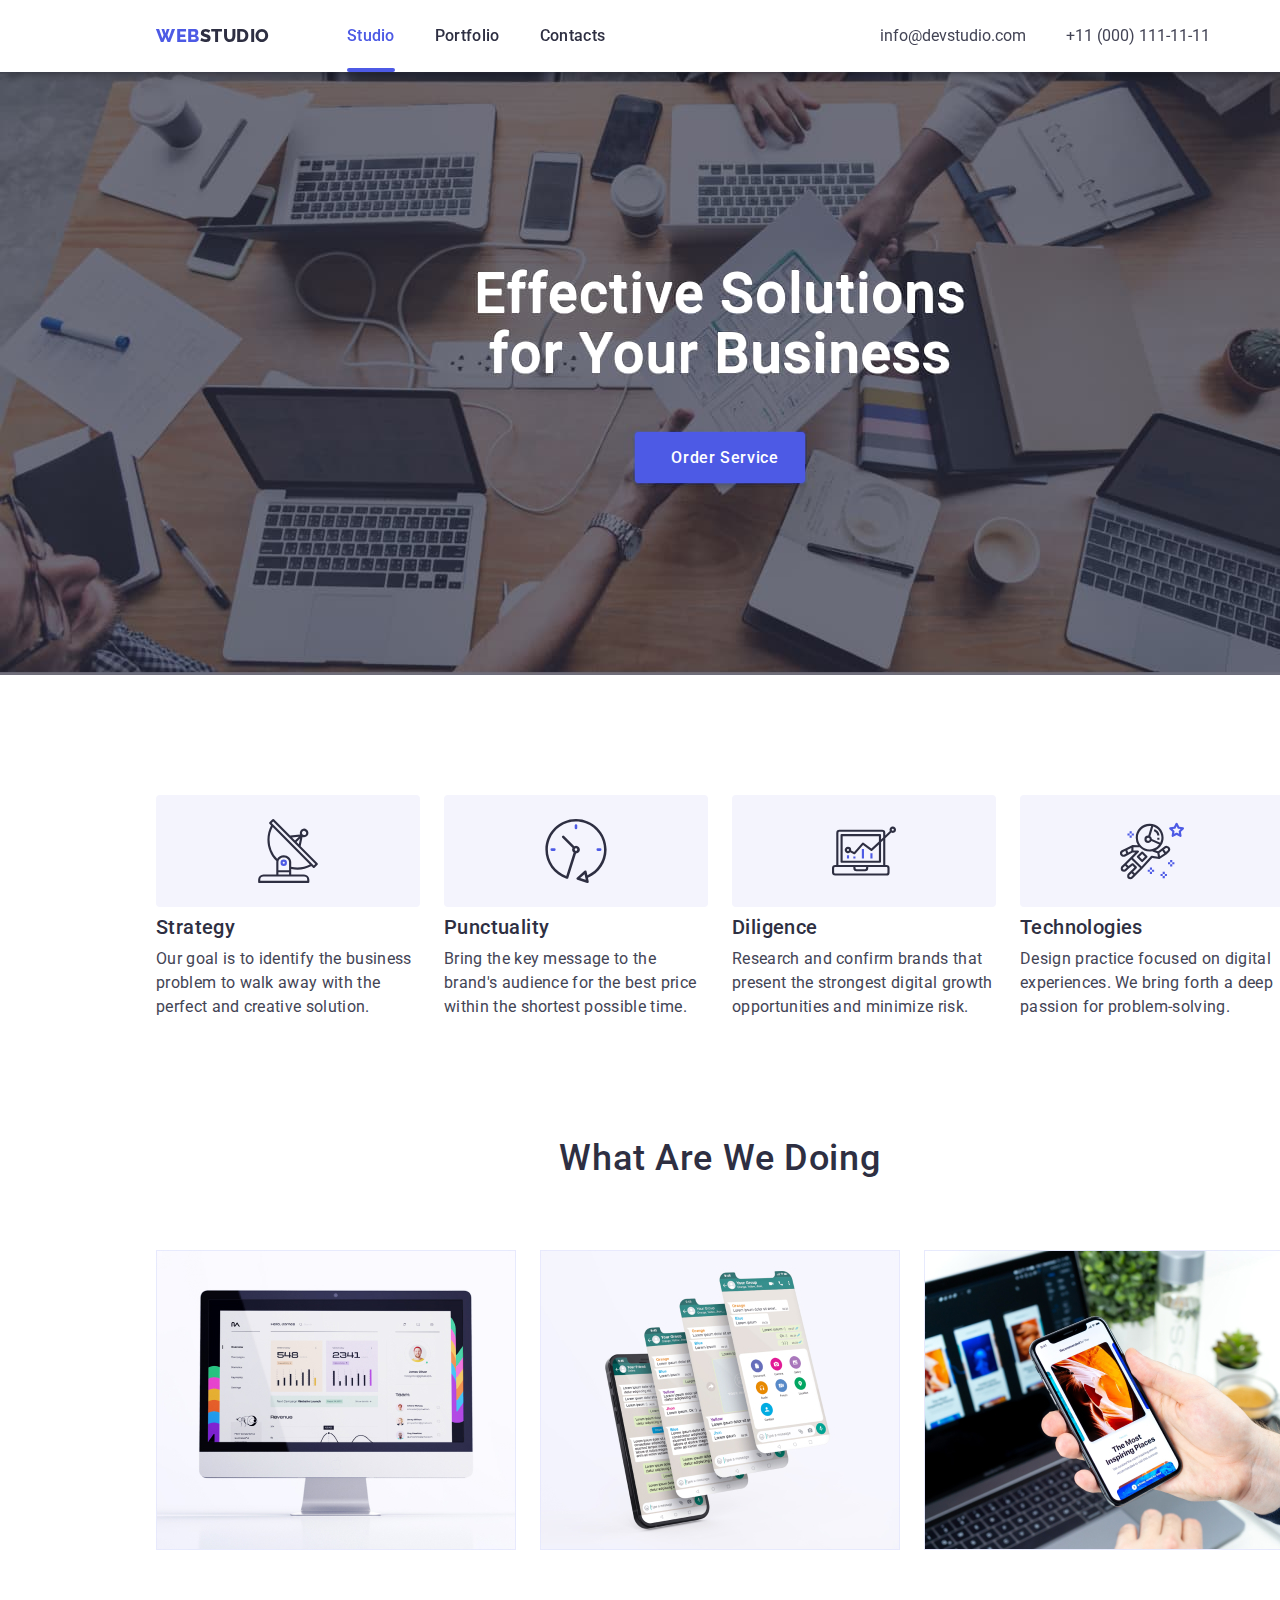
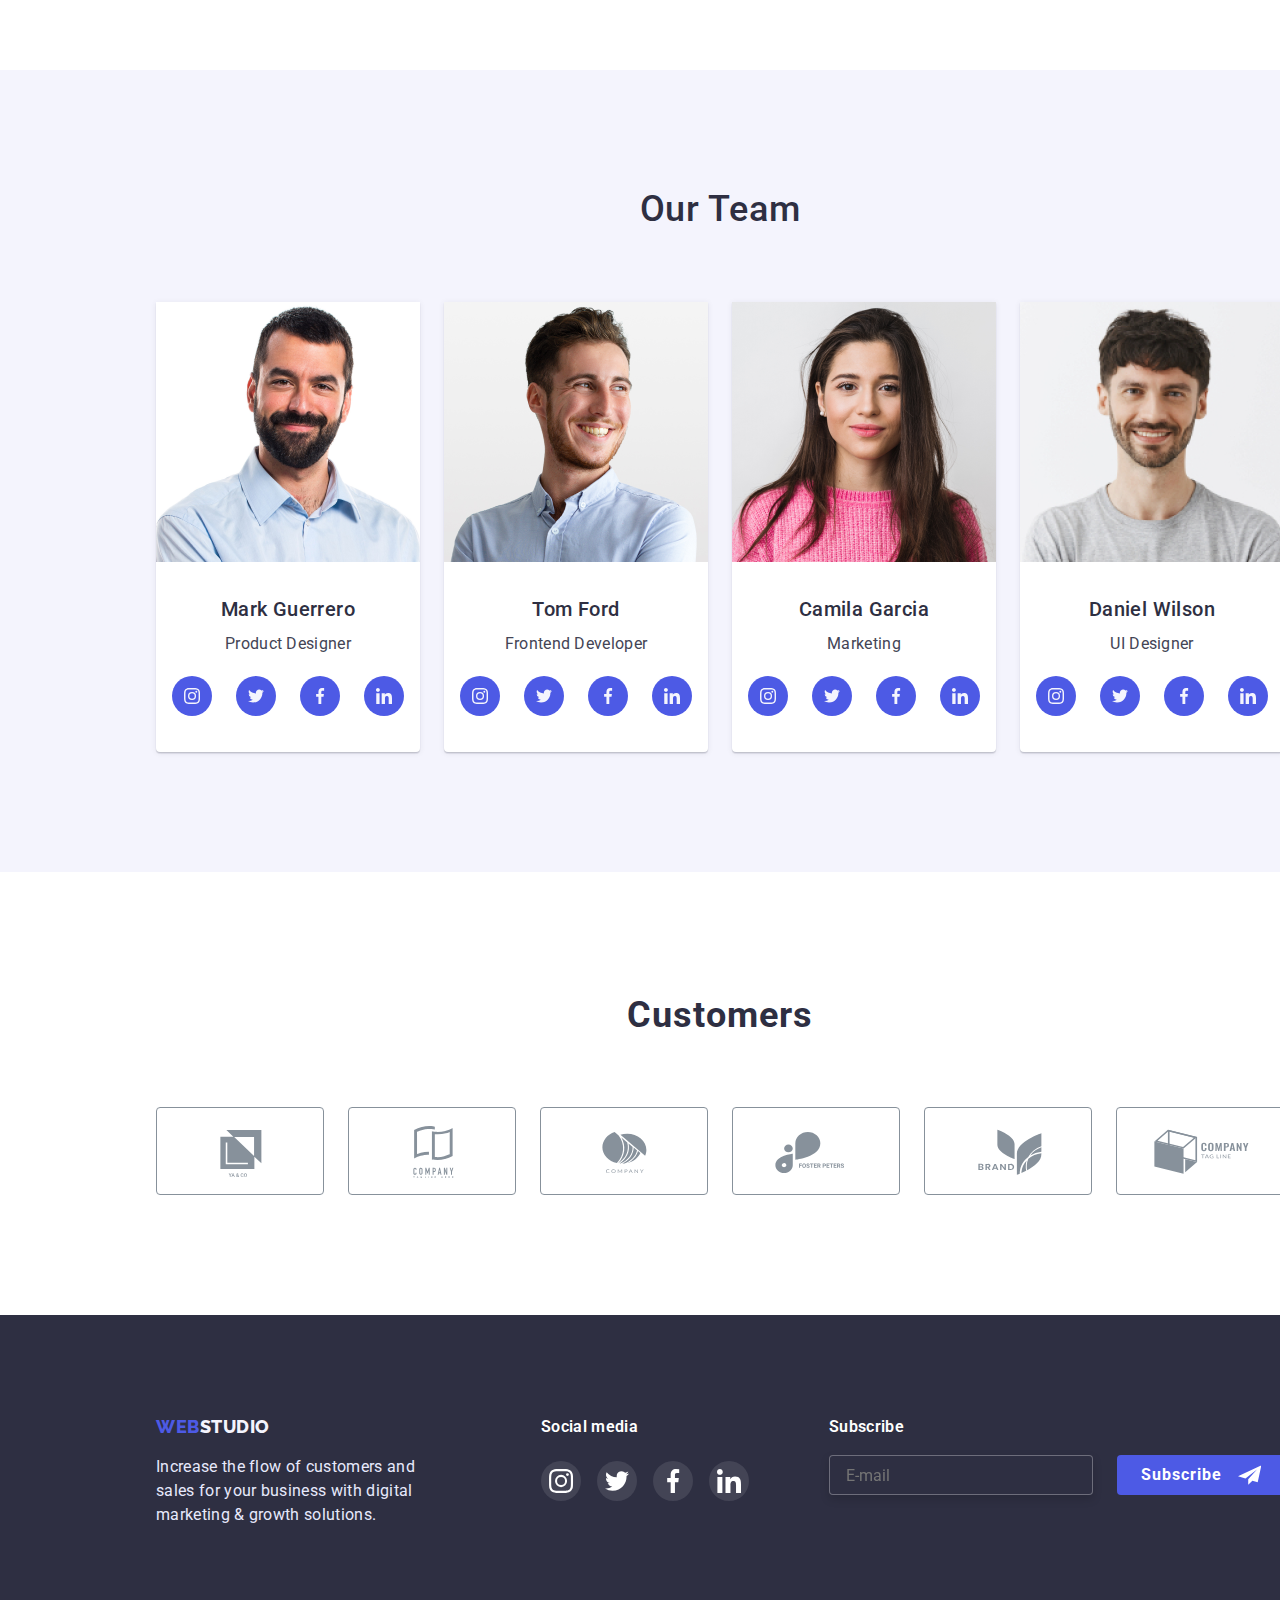
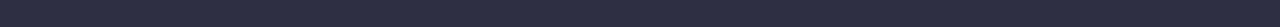
<file: index.html>
<!DOCTYPE html>
<html lang="en">
  <head>
    <meta charset="UTF-8">
    <meta http-equiv="X-UA-Compatible" content="IE=edge">
    <meta name="viewport" content="width=device-width, initial-scale=1.0">
    <title>goit-markup-hw-06</title>
    <link rel="preconnect" href="https://fonts.googleapis.com">
    <link rel="preconnect" href="https://fonts.gstatic.com" crossorigin>
    <link href="https://fonts.googleapis.com/css2?family=Raleway:wght@800&family=Roboto:wght@400;500;700;900&display=swap" rel="stylesheet">
    <link rel="stylesheet" href="https://cdnjs.cloudflare.com/ajax/libs/modern-normalize/1.0.0/modern-normalize.min.css">
    <link rel="stylesheet" href="./css/styles.css">
  </head>
  <body class="body">

   
    <!-- header -->

    <header class="header-main">
      <div class="conteiner main-nav"> 
      <nav class="nav">
        <a href="./index.html" class="logo"><span class="web">WEB</span>STUDIO</a>

        <ul class="site">
          <li class="item"><a href="./index.html" class="link active">Studio</a></li>

          <li class="item"><a href="./portfolio.html" class="link">Portfolio</a></li>

          <li class="item"><a href="" class="link">Contacts</a></li>
        </ul>
      </nav>

      <ul class="mail">
        <li class="item"><a href="mailto:info@devstudio.com" class="address"> info@devstudio.com</a> </li>

        <li class="item"><a href="tel:+110001111111" class="address"> +11 (000) 111-11-11</a> </li>
      </ul>
      </div>
    </header>

      <!-- block hero -->
      
    <main class="main">

      <section class="header-title">
          <h1 class="main header">Effective Solutions for Your Business</h1>

          <!-- button -->

          <button data-modal-open class="button primary" ><span class="order">Order Service</span> </button>
       
       
       <div class="backdrop is-hidden" data-modal>
        <div class="window">
          <button data-modal-close class="close-win" type="button">
           <svg class="cross" width="24" height="24">
            <use href="./images/icons.svg#icon-close"></use>
           </svg></button> 

        <p class="group-header">Leave your contacts and we will call you back</p>

          <form class="form js-speaker-form">
            
            <div class="form-group">

              <label for="name" class="form-label">Name</label>

              <input type="text" id="name" name="name" class="form-input">

              <svg class="form-logo name" width="12" height="12">
                <use href="./images/icons.svg#icon-name" ></use>
              </svg>
              
            </div>

            <div class="form-group">

              <label for="tel" class="form-label">Phone</label> 

              <input type="tel" id="tel" name="tel" class="form-input">

              <svg class="form-logo tel" width="12" height="12">
                <use href="./images/icons.svg#icon-tel" ></use>
              </svg>

            </div> 

            <div class="form-group">

              <label for="email" class="form-label">Email</label>

              <input type="email" id="email" name="email" class="form-input">

              <svg class="form-logo email" width="12" height="12">
                <use href="./images/icons.svg#icon-mail" ></use>
              </svg>

           </div>
           
            <div class="form-group">

              <label for="com" class="form-comment">Comment</label>

              <textarea name="comment" id="com" rows="10" placeholder="Text input" class="form-area"></textarea>

          </div>

            <div class="form-group">

              <label class="form-box">

              <input type="checkbox" class="check"> <span class="ch-box"></span> I accept the terms and conditions of the&nbsp;<a href="" class="policy">Privacy Policy</a> 
                
              </label>
                      
            </div>

            <div class="form-group send"> 

            <button type="submit" class="form-send">Send</button>

            </div>

       </form>
      
          
         </div>
       </div>


      </section>
      
      <!--description -->
      
      <section class="description">
      <div class="conteiner">
        <!-- hide-title -->
        <h2 class="hide">Hiden title</h2>

        <ul class="description-ul">
          <li class="description-title">
            <div class="description-items">
              <a class="description-link" href="">
                <svg width="64" height="64">
                  <use href="./images/icons.svg#icon-antenna"></use>
                </svg>
              </a>
            </div>
            <h3 class="description-header">Strategy</h3>
            <p class="description-text">
              Our goal is to identify the business problem to walk away with the
              perfect and creative solution.
            </p>
          </li>

          <li class="description-title">
            <div class="description-items">
              <a class="description-link" href="">
                <svg width="64" height="64">
                  <use href="./images/icons.svg#icon-clock"></use>
                </svg>
              </a>
            </div>
            <h3 class="description-header">Punctuality</h3>
            <p class="description-text">
              Bring the key message to the brand's audience for the best price
              within the shortest possible time.
            </p>
          </li>
          <li class="description-title">
            <div class="description-items">
              <a class="description-link" href="">
                <svg width="64" height="64">
                  <use href="./images/icons.svg#icon-diagram"></use>
                </svg>
              </a>
            </div>
            <h3 class="description-header">Diligence</h3>
            <p class="description-text">
              Research and confirm brands that present the strongest digital
              growth opportunities and minimize risk.
            </p>
          </li>
          <li class="description-title">
            <div class="description-items">
              <a class="description-link" href="">
                <svg width="64" height="64">
                  <use href="./images/icons.svg#icon-cosmo"></use>
                </svg>
              </a>
            </div>
            <h3 class="description-header">Technologies</h3>
            <p class="description-text">
              Design practice focused on digital experiences. We bring forth a
              deep passion for problem-solving.
            </p>
          </li>
        </ul>
      </div>
      </section>
      
      <!-- images -->

      <section class="images">
        <div class="conteiner">
        <h2 class="images-header">What Are We Doing</h2>
        <ul class="images-foto">
          <li class="images-first">
            <img class="image" src="./images/image1.jpg" alt="computer" width="360">
          </li>

          <li class="images-first">
            <img class="image" src="./images/image2.jpg" alt="phone" width="360">
          </li>

          <li class="images-first">
            <img class="image" src="./images/image3.jpg" alt="phone in hand" width="360">
          </li>
        </ul>
      </div>
      </section>

      <!-- our team -->

      <section class="team">
        <div class="conteiner">
        <h2 class="team-header">Our Team</h2>
        <ul class="team-name">
          <li class="team-foto">
            
              <img src="./images/img.png" class="foto" alt="bearded man" width="264">

                <div class="full-position">
                  <h3 class="team-header-name">Mark Guerrero</h3> 
                  <p class="team-text-name">Product Designer</p>
                  <ul class="list-icons">

                    <li class="social-icons">
                      <a href="https://twitter.com/?lang=ru" class="test">
                        <svg class="ic-tes" width="16" height="16">
                          <use href="./images/icons.svg#icon-instagram"></use>
                        </svg>
                      </a>
                    </li>

                    <li class="social-icons"> 
                      <a href="https://twitter.com/?lang=ru" class="test">
                        <svg class="ic-tes" width="16" height="16">
                          <use href="./images/icons.svg#icon-twitter"></use>
                        </svg>
                      </a>
                    </li>
                  
                    <li class="social-icons"> 
                      <!-- variant button -->
                      <!-- <button class="button-icons" onclick="window.location.href ='https://www.facebook.com/';" >
                        <svg class="icons" width="40" height="40">
                          <use href="./images/symbol-defs.svg#icon-facebookwhite"></use>
                        </svg>
                      </button> -->

                      <a href="https://twitter.com/?lang=ru" class="test">
                        <svg class="ic-tes" width="16" height="16">
                          <use href="./images/icons.svg#icon-facebook"></use>
                        </svg>
                      </a>
                    </li>

                    <li class="social-icons"> 
                      <a href="https://twitter.com/?lang=ru" class="test">
                        <svg class="ic-tes" width="16" height="16">
                          <use href="./images/icons.svg#icon-linkedin"></use>
                        </svg>
                      </a>
                    </li>

                  </ul>
                </div>
          </li>

          <li class="team-foto">
            
            <img src="./images/img(1).png" class="foto" alt="smile man" width="264">

              <div class="full-position">
                <h3 class="team-header-name">Tom Ford </h3>
                <p class="team-text-name">Frontend Developer</p>
                <ul class="list-icons">

                  <li class="social-icons">
                    <a href="https://twitter.com/?lang=ru" class="test">
                      <svg class="ic-tes" width="16" height="16">
                        <use href="./images/icons.svg#icon-instagram"></use>
                      </svg>
                    </a>
                  </li>

                  <li class="social-icons"> 
                    <a href="https://twitter.com/?lang=ru" class="test">
                      <svg class="ic-tes" width="16" height="16">
                        <use href="./images/icons.svg#icon-twitter"></use>
                      </svg>
                    </a>
                  </li>
                
                  <li class="social-icons"> 
                    <!-- variant button -->
                    <!-- <button class="button-icons" onclick="window.location.href ='https://www.facebook.com/';" >
                      <svg class="icons" width="40" height="40">
                        <use href="./images/symbol-defs.svg#icon-facebookwhite"></use>
                      </svg>
                    </button> -->

                    <a href="https://twitter.com/?lang=ru" class="test">
                      <svg class="ic-tes" width="16" height="16">
                        <use href="./images/icons.svg#icon-facebook"></use>
                      </svg>
                    </a>
                  </li>

                  <li class="social-icons"> 
                    <a href="https://twitter.com/?lang=ru" class="test">
                      <svg class="ic-tes" width="16" height="16">
                        <use href="./images/icons.svg#icon-linkedin"></use>
                      </svg>
                    </a>
                  </li>

                </ul>
              </div>
           </li>

          <li class="team-foto">
            
              <img src="./images/img(3)3.png" class="foto" alt="woman" width="264">
              
              <div class="full-position">
                <h3 class="team-header-name"> Camila Garcia </h3>
                <p class="team-text-name">Marketing</p>
                <ul class="list-icons">

                  <li class="social-icons">
                    <a href="https://twitter.com/?lang=ru" class="test">
                      <svg class="ic-tes" width="16" height="16">
                        <use href="./images/icons.svg#icon-instagram"></use>
                      </svg>
                    </a>
                  </li>

                  <li class="social-icons"> 
                    <a href="https://twitter.com/?lang=ru" class="test">
                      <svg class="ic-tes" width="16" height="16">
                        <use href="./images/icons.svg#icon-twitter"></use>
                      </svg>
                    </a>
                  </li>
                
                  <li class="social-icons"> 
                    <!-- variant button -->
                    <!-- <button class="button-icons" onclick="window.location.href ='https://www.facebook.com/';" >
                      <svg class="icons" width="40" height="40">
                        <use href="./images/symbol-defs.svg#icon-facebookwhite"></use>
                      </svg>
                    </button> -->

                    <a href="https://twitter.com/?lang=ru" class="test">
                      <svg class="ic-tes" width="16" height="16">
                        <use href="./images/icons.svg#icon-facebook"></use>
                      </svg>
                    </a>
                  </li>

                  <li class="social-icons"> 
                    <a href="https://twitter.com/?lang=ru" class="test">
                      <svg class="ic-tes" width="16" height="16">
                        <use href="./images/icons.svg#icon-linkedin"></use>
                      </svg>
                    </a>
                  </li>

                </ul>
              </div>
          </li>

          <li class="team-foto">
            
              <img src="./images/img(2)4.png" class="foto" alt="unshaven man" width="264">
              
              <div class="full-position">
               <h3 class="team-header-name">Daniel Wilson</h3> 
                <p class="team-text-name">UI Designer</p> 
                <ul class="list-icons">

                  <li class="social-icons">
                    <a href="https://twitter.com/?lang=ru" class="test">
                      <svg class="ic-tes" width="16" height="16">
                        <use href="./images/icons.svg#icon-instagram"></use>
                      </svg>
                    </a>
                  </li>

                  <li class="social-icons"> 
                    <a href="https://twitter.com/?lang=ru" class="test">
                      <svg class="ic-tes" width="16" height="16">
                        <use href="./images/icons.svg#icon-twitter"></use>
                      </svg>
                    </a>
                  </li>
                
                  <li class="social-icons"> 
                    <!-- variant button -->
                    <!-- <button class="button-icons" onclick="window.location.href ='https://www.facebook.com/';" >
                      <svg class="icons" width="40" height="40">
                        <use href="./images/symbol-defs.svg#icon-facebookwhite"></use>
                      </svg>
                    </button> -->

                    <a href="https://twitter.com/?lang=ru" class="test">
                      <svg class="ic-tes" width="16" height="16">
                        <use href="./images/icons.svg#icon-facebook"></use>
                      </svg>
                    </a>
                  </li>

                  <li class="social-icons"> 
                    <a href="https://twitter.com/?lang=ru" class="test">
                      <svg class="ic-tes" width="16" height="16">
                        <use href="./images/icons.svg#icon-linkedin"></use>
                      </svg>
                    </a>
                  </li>

                </ul>
              </div>

          </li>
        </ul>
      </div>
      </section>

<!-- customers -->

      <section class="customers">
        <div class="conteiner">
        <h2 class="customers-header">Customers</h2> 
        <ul class="customers-list">
          <li class="customers-items">
            <a href="" class="customers-link">
              <svg class="customers-type" width="104" height="56">
                <use href="./images/icons.svg#icon-logo_comp"></use>
              </svg>
            </a>
          </li>
          <li class="customers-items">
            <a href="" class="customers-link">
              <svg class="customers-type" width="104" height="56">
                <use href="./images/icons.svg#icon-logo_comp1"></use>
              </svg>
            </a>
          </li>
          <li class="customers-items">
            <a href="" class="customers-link">
              <svg class="customers-type" width="104" height="56">
                <use href="./images/icons.svg#icon-logo_comp2"></use>
              </svg>
            </a>
          </li>
          <li class="customers-items">
            <a href="" class="customers-link">
              <svg class="customers-type" width="104" height="56">
                <use href="./images/icons.svg#icon-logo_comp3"></use>
              </svg>
            </a>
          </li>
          <li class="customers-items">
            <a href="" class="customers-link">
              <svg class="customers-type" width="104" height="56">
                <use href="./images/icons.svg#icon-logo_comp4"></use>
              </svg>
            </a>
          </li>
          <li class="customers-items">
            <a href="" class="customers-link">
              <svg class="customers-type" width="104" height="56">
                <use href="./images/icons.svg#icon-logo_comp5"></use>
              </svg>
            </a>
          </li>
        </ul>
      </div>
      </section>
    
    </main>

    <!-- footer -->

    <footer class="footer">

      <div class="conteiner"> 

          <ul class="footer-list">
            <li><a href="./index.html" class="logo-footer">
              <span class="web">WEB</span><span class="footer-studio">STUDIO</span></a>
           
            <p class="footer-text">Increase the flow of customers and sales
               for your business with digital marketing &#38; growth solutions.</p>
            </li>
                   

              <li class="footer-head"><h3 class="footer-header">Social media</h3>

              <ul class="footer-link">

                  <li class="footer-social">
                   <a href="https://www.instagram.com/';" class="footer-icon">
                      <svg class="ftr-icon" width="40" height="40">
                        <use href ="images/icons.svg#icon-inst-footer"></use>
                      </svg>
                    </a>
                  </li>
                  <li class="footer-social">
                    <a href="https://twitter.com/?lang=ru';" class="footer-icon" >
                      <svg class="ftr-icon" width="40" height="40">
                        <use href ="images/icons.svg#icon-twitter-footer"></use>
                      </svg>
                    </a>
                  </li>
                  <li class="footer-social">
                    <a href="https://www.facebook.com/';" class="footer-icon">
                      <svg class="ftr-icon" width="40" height="40">
                        <use href ="images/icons.svg#icon-facebook-footer"></use>
                      </svg>
                    </a>
                  </li>
                  <li class="footer-social">
                    <a href="https://www.linkedin.com/feed/';" class="footer-icon">
                      <svg class="ftr-icon" width="40" height="40">
                        <use href ="images/icons.svg#icon-linken-footer"></use>
                      </svg>
                    </a>
                  </li>
               </ul>
             </li>
            <li class="subscribe">
              <p class="subscribe-title">Subscribe</p>
              
              <form class="foot-form">
                <div class="sbs block">
                <label for="in-mail" class="lb-ftr">
                   <input type="email" name="email" id="in-mail" placeholder="E-mail" class="in-mail">
                 </label>
                  <button type="submit" class="btn-sbs"><span class="btn-txt"> Subscribe</span>
                   <svg class="sbs-logo" width="24" height="24">
                     <use href="./images/icons.svg#icon-sbs-footer"></use>
                   </svg>
                  </button>
                </div>
              </form>
            </li>
         </ul>
      </div>
 
    </footer>

    <script src="./js/modal.js"></script>



  </body>

</html>
</file>
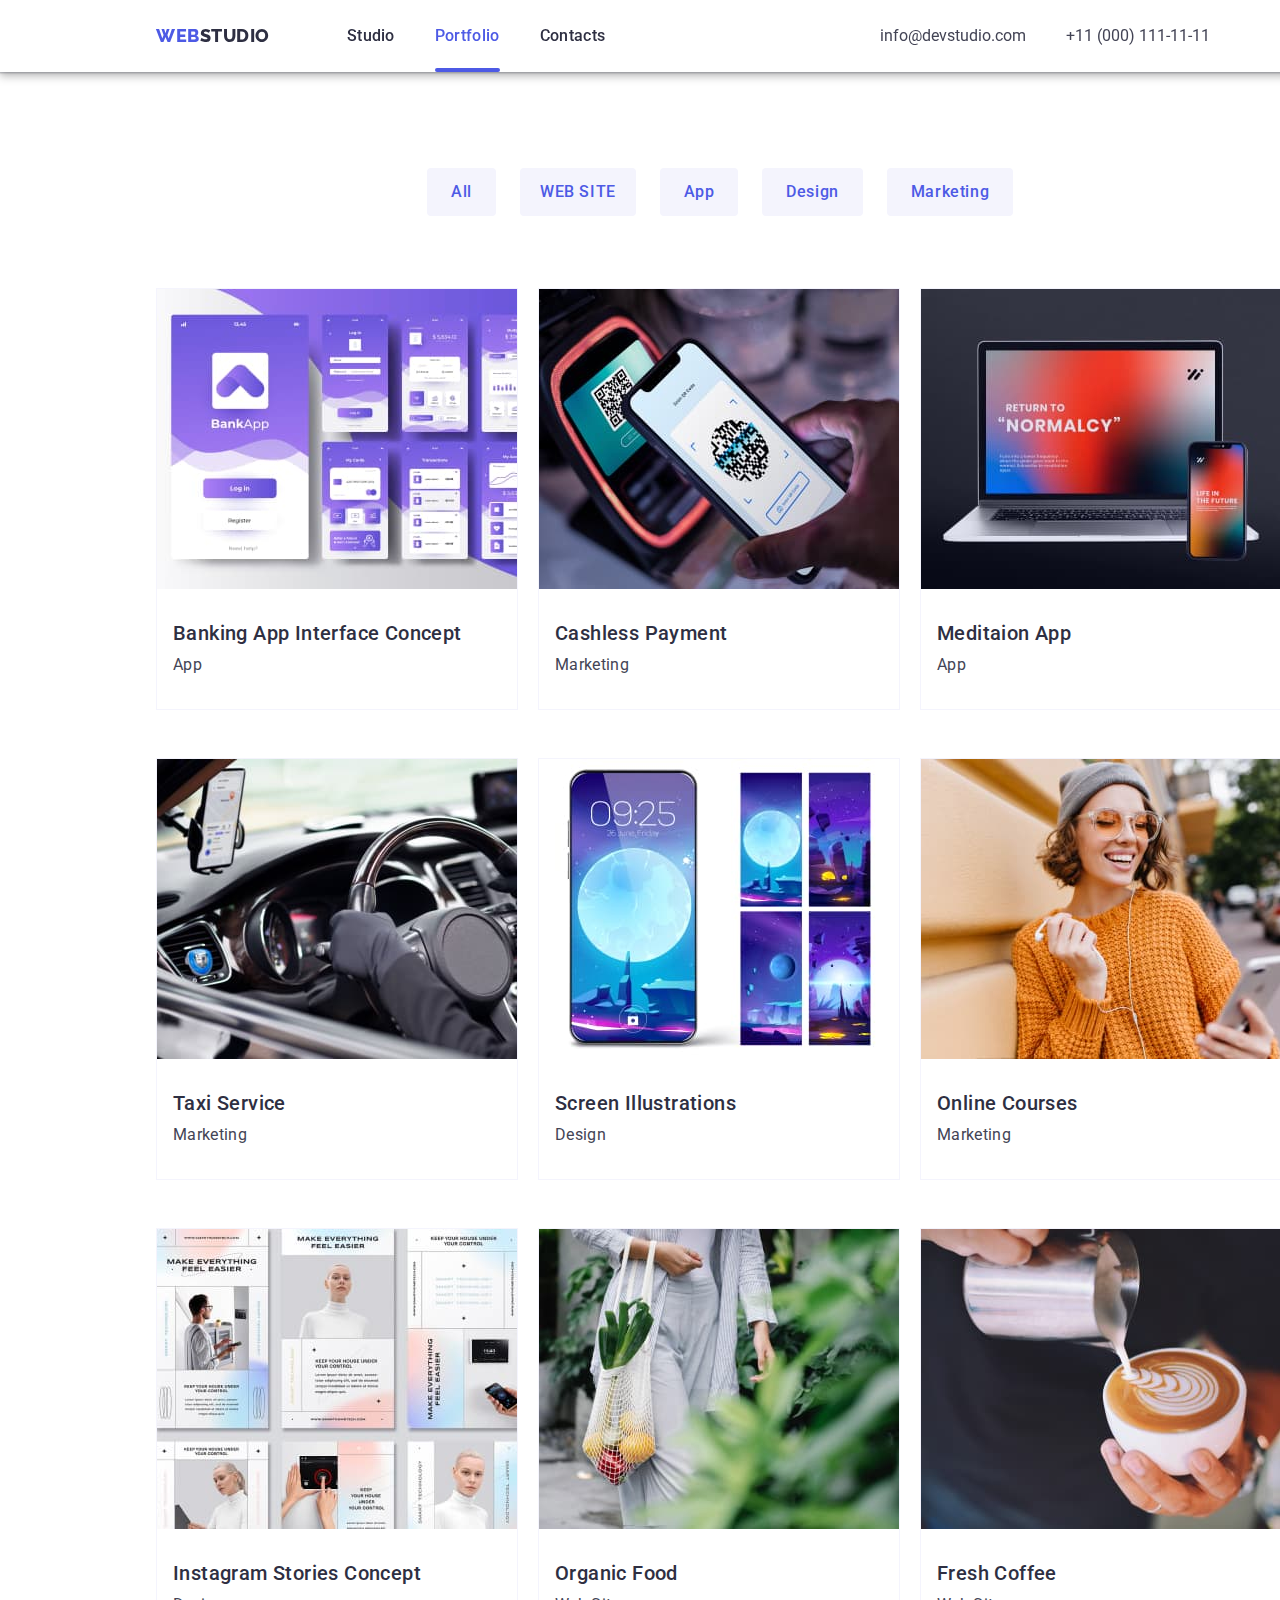
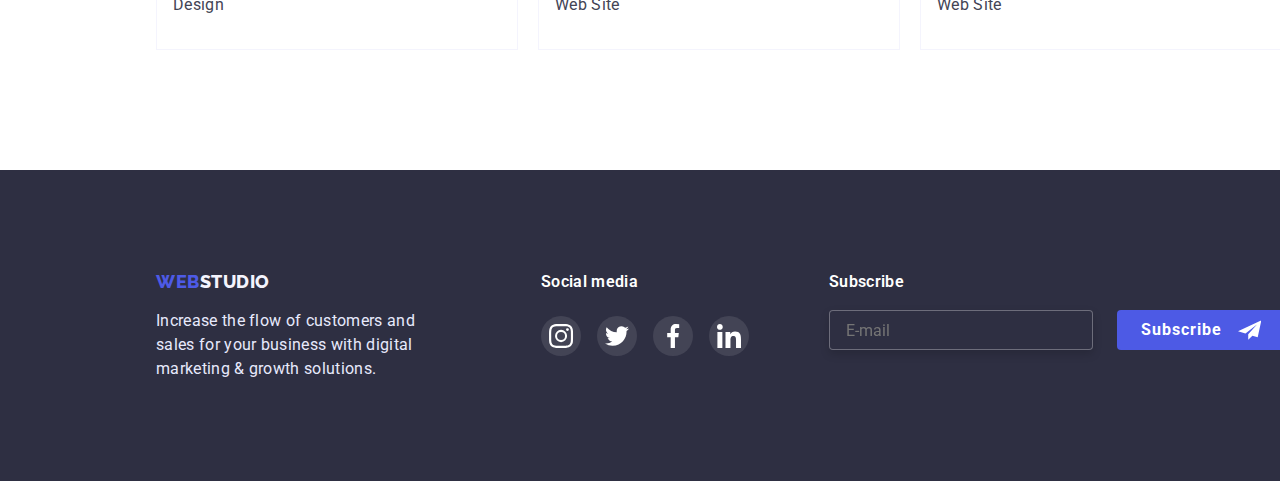
<file: portfolio.html>
<!DOCTYPE html>
<html lang="en">
  <head>
    <meta charset="UTF-8">
    <meta http-equiv="X-UA-Compatible" content="IE=edge">
    <meta name="viewport" content="width=device-width, initial-scale=1.0">
    <title>Portfolio</title>
    <link rel="preconnect" href="https://fonts.googleapis.com">
    <link rel="preconnect" href="https://fonts.gstatic.com" crossorigin>
    <link href="https://fonts.googleapis.com/css2?family=Raleway:wght@800&family=Roboto:wght@400;500;700;900&display=swap" rel="stylesheet">
    <link rel="stylesheet" href="https://cdnjs.cloudflare.com/ajax/libs/modern-normalize/1.0.0/modern-normalize.min.css">   
    <link rel="stylesheet" href="./css/styles.css">
  </head>
  <body class="body">
    


    <!--header-->

    <header class="header-main">
      <div class="conteiner main-nav">
      <nav class="nav">
        <a href="./index.html" class="logo"><span class="web">WEB</span>STUDIO</a>

        <ul class="site">
          <li class="item"><a href="./index.html" class="link">Studio</a></li>

          <li class="item"><a href="./portfolio.html" class="link active">Portfolio</a></li>

          <li class="item"><a href="" class="link">Contacts</a></li>
        </ul>
      </nav>

      <ul class="mail">
        <li class="item"><a href="mailto:info@devstudio.com" class="address">info@devstudio.com</a></li>

        <li class="item"><a href="tel:+110001111111" class="address">+11 (000) 111-11-11</a></li>
      </ul>
      </div>
    </header>
 
     <!-- block hero -->

  <main>  

        <section class="portfolio-main">
          <div class="conteiner">
        <!-- hide-title -->
        <h1 class="hide">buttons</h1>

        <ul class="btn-list">
          <li class="btn">
            <button type="button" class="button secondary all">All</button>
          </li>
          <li class="btn">
            <button type="button" class="button secondary web">Web Site</button>
          </li>
          <li class="btn">
            <button type="button" class="button secondary app">App</button>
          <li class="btn">
            <button type="button" class="button secondary desing">Design</button>
          </li>
          <li class="btn">
            <button type="button" class="button secondary marketing">Marketing</button>
          </li>
        </ul>

      <!-- description -->

        <ul class="work-images">
          
            <li class="list a">
             <a href="./" class="work">
              
                <div class="overlay"> 
                 <img class="foto" src="./images/port1.jpg" alt="app interface" width="360">
                  <p class="hidden-text">
                     14 Stylish and User-Friendly App Design Concepts · 
                     Task Manager App · Calorie Tracker App · 
                     Exotic Fruit Ecommerce App · Cloud Storage App</p>
                 </div>
 

            <div class="services">

            <h2  class="description-app">Banking App Interface Concept</h2>

            <p class="style">App</p></div></a>
                   
          </li>
          
          <li class="list a">
            <a href="./" class="work">
            
              <div class="overlay">
               <img class="foto" src="./images/port2.jpg" alt="paying for services over the phone" width="360"> 
                <p class="hidden-text">
                   14 Stylish and User-Friendly App Design Concepts · 
                   Task Manager App · Calorie Tracker App · 
                   Exotic Fruit Ecommerce App · Cloud Storage App</p>
               </div>


            <div class="services">

            <h2 class="description-app">Cashless Payment</h2>

            <p class="style">Marketing</p></div></a>
 
          </li>

          <li class="list a">
            <a href="./" class="work">
           
              <div class="overlay">
                <img class="foto" src="./images/port3.jpg" alt="notebook and phone" width="360"> 
                 <p class="hidden-text">
                   14 Stylish and User-Friendly App Design Concepts · 
                   Task Manager App · Calorie Tracker App · 
                   Exotic Fruit Ecommerce App · Cloud Storage App</p>
               </div>


            <div class="services">

            <h2 class="description-app">Meditaion App</h2>

            <p class="style">App</p></div></a>
          
          </li>

          <li class="list b">
            <a href="./" class="work">
            
              <div class="overlay">
                <img class="foto" src="./images/port4.jpg" alt="a man holds the steering wheel of a car" width="360"> 
                 <p class="hidden-text">
                   14 Stylish and User-Friendly App Design Concepts · 
                   Task Manager App · Calorie Tracker App · 
                   Exotic Fruit Ecommerce App · Cloud Storage App</p>
               </div>


            <div class="services">
            <h2 class="description-app">Taxi Service</h2>

            <p class="style">Marketing</p></div></a>
          
         </li>

          <li class="list b">
            <a href="./" class="work">

              <div class="overlay">
                <img class="foto" src="./images/port5.jpg" alt="phone with screen illustrations" width="360"> 
                 <p class="hidden-text">
                   14 Stylish and User-Friendly App Design Concepts · 
                   Task Manager App · Calorie Tracker App · 
                   Exotic Fruit Ecommerce App · Cloud Storage App</p>
               </div>


            <div class="services">
            <h2 class="description-app">Screen Illustrations</h2>

            <p class="style">Design</p></div></a>
          
          </li>

          <li class="list b">
            <a href="./" class="work">
            
              <div class="overlay">
                <img class="foto" src="./images/port6.jpg" alt="the girl is holding the phone and smiling" width="360">
                 <p class="hidden-text">
                   14 Stylish and User-Friendly App Design Concepts · 
                   Task Manager App · Calorie Tracker App · 
                   Exotic Fruit Ecommerce App · Cloud Storage App</p>
               </div>


            <div class="services">

            <h2 class="description-app">Online Courses</h2>

            <p class="style">Marketing</p></div></a>
          
          </li>

          <li class="list c">
            <a href="./" class="work">
            
              <div class="overlay">
                <img class="foto" src="./images/port7.jpg" alt="instagram stories concept" width="360">
                 <p class="hidden-text">
                   14 Stylish and User-Friendly App Design Concepts · 
                   Task Manager App · Calorie Tracker App · 
                   Exotic Fruit Ecommerce App · Cloud Storage App</p>
               </div>

            <div class="services">

            <h2 class="description-app">Instagram Stories Concept</h2>

            <p class="style">Design</p></div></a>
          
          </li>

          <li class="list c">
            <a href="./" class="work">
            
              <div class="overlay"> 
                <img class="foto" src="./images/port8.jpg" alt="a woman carries a bag of food" width="360">
                  <p class="hidden-text">
                   14 Stylish and User-Friendly App Design Concepts · 
                   Task Manager App · Calorie Tracker App · 
                   Exotic Fruit Ecommerce App · Cloud Storage App</p>
               </div>


            <div class="services">

            <h2 class="description-app">Organic Food</h2>

            <p class="style">Web Site</p></div></a>
          
          </li>

          <li class="list c">
            <a href="./" class="work">
            
              <div class="overlay">
                <img class="foto" src="./images/port9.jpg" alt="сappuccino is poured into a cup" width="360"> 
                 <p class="hidden-text">
                   14 Stylish and User-Friendly App Design Concepts · 
                   Task Manager App · Calorie Tracker App · 
                   Exotic Fruit Ecommerce App · Cloud Storage App</p>
               </div>


            <div class="services">

            <h2 class="description-app">Fresh Coffee</h2>

            <p class="style">Web Site</p></div></a>
          

          </li>

        </ul>
      </div>
      </section>
    </main>
    <!-- footer -->

    <footer class="footer">

      <div class="conteiner"> 

          <ul class="footer-list">
            <li><a href="./index.html" class="logo-footer">
              <span class="web">WEB</span><span class="footer-studio">STUDIO</span></a>
           
            <p class="footer-text">Increase the flow of customers and sales
               for your business with digital marketing &#38; growth solutions.</p>
            </li>
                   

              <li class="footer-head"><h3 class="footer-header">Social media</h3>

              <ul class="footer-link">

                  <li class="footer-social">
                   <a href="https://www.instagram.com/';" class="footer-icon">
                      <svg class="ftr-icon" width="40" height="40">
                        <use href ="images/icons.svg#icon-inst-footer"></use>
                      </svg>
                    </a>
                  </li>
                  <li class="footer-social">
                    <a href="https://twitter.com/?lang=ru';" class="footer-icon" >
                      <svg class="ftr-icon" width="40" height="40">
                        <use href ="images/icons.svg#icon-twitter-footer"></use>
                      </svg>
                    </a>
                  </li>
                  <li class="footer-social">
                    <a href="https://www.facebook.com/';" class="footer-icon">
                      <svg class="ftr-icon" width="40" height="40">
                        <use href ="images/icons.svg#icon-facebook-footer"></use>
                      </svg>
                    </a>
                  </li>
                  <li class="footer-social">
                    <a href="https://www.linkedin.com/feed/';" class="footer-icon">
                      <svg class="ftr-icon" width="40" height="40">
                        <use href ="images/icons.svg#icon-linken-footer"></use>
                      </svg>
                    </a>
                  </li>
               </ul>
             </li>
            <li class="subscribe">
              <p class="subscribe-title">Subscribe</p>
              
              <form class="js-speaker-form">
                <div class="sbs block">
                <label for="sbs-mail" class="lb-ftr">
                   <input type="email" name="email" placeholder="E-mail" class="in-mail" id="sbs-mail">
                 </label>
                  <button type="submit" class="btn-sbs"><span class="btn-txt"> Subscribe</span>
                   <svg class="sbs-logo" width="24" height="24">
                     <use href="./images/icons.svg#icon-sbs-footer"></use>
                   </svg>
                  </button>
                </div>
              </form>
            </li>
         </ul>
      </div>
 
    </footer>
    
    <script src="./js/modal.js"></script>
  </body>
</html>
</file>
<file: css/styles.css>
/* root */

:root {
    --primary-text-color:#434455;
    --title-text-color:#2E2F42;
    --second-text-color:#FFFFFF;
    --accent-color:#4D5AE5;
    --head-background-color:#E5E5E5;
    --other-background-color: #F4F4FD;}


html {box-sizing: border-box;}   

*, 
*::before, 
*::after {box-sizing: inherit;}

h1, h2, h3, h4, h5, h6, p {margin: 0;}

ul {list-style-type: none;
    padding: 0;
    margin: 0;}

/* conteiner */

.conteiner {width: 1158px;
            margin: 0 auto;
            padding-left: 15px;
            padding-right: 15px;}
/* body */

body {color:var(--primary-text-color);
      background-color:var(--second-text-color);
      font-family: 'Roboto', sans-serif; 
      font-style: normal;
      font-weight: 400;
      font-size: 16px;
      line-height: 1.5;

      margin: auto;
      position: relative;
      width: 1440px;

      box-shadow: 6px 6px 20px rgba(0, 0, 0, 0.1);
      justify-content: center;}

/* header */
 
.header-main {background: var(--second-text-color);
              box-shadow: 0px 2px 1px rgba(46, 47, 66, 0.08),
              0px 1px 1px rgba(46, 47, 66, 0.16),
              0px 1px 6px rgba(46, 47, 66, 0.08);
              filter: drop-shadow(0px 4px 4px rgba(0, 0, 0, 0.25));}

.web {align-items: center;
      letter-spacing: 0.03em;
      text-transform: uppercase;    
      color:var(--accent-color);}

.logo {font-family: 'Raleway' ;
        font-weight: 800;
        font-size: 18px;
        line-height: 1.3;
        align-items: center;
        letter-spacing: 0.03em;
        text-transform: uppercase;
        text-decoration: none;
        color: var(--title-text-color);
        padding-top: 24px;
        padding-bottom: 24px;}

.main-nav {display: flex;}

.nav {display: flex;
      margin-right: 275px;}

.site {display: flex;
       margin-left: 77px;}

.site .item + .item {margin-left: 40px;}

.mail {display: flex;}

.item {display: flex;}

.mail .item + .item {margin-left: 40px;}

.mail .address {display: block;
                padding-top: 24px;
                padding-bottom: 24px;}
 
.nav .site .link {display: block;
                  padding-top: 24px;
                  padding-bottom: 24px;
                  font-weight: 500;
                  color:var(--title-text-color);    
                  align-items: center;
                  letter-spacing: 0.02em;                  
                  text-decoration: none;}

.active {position: relative;} 

.active::after {content: '';
                position: absolute;
                left: 0;
                bottom: 0;
                display: block;
                width: 100%;
                height: 4px;
                background-color:var(--accent-color);
                border-radius: 2px;
                opacity: 1;}  
                
.nav .site .link.active {color: var(--accent-color);}                

.link{position: relative;}  

.link::before {content: '';
               position: absolute;
               bottom: 0;
               width: 0;
               height: 4px;

               background-color:var(--accent-color);                                    
               transition: width 250ms;} 
              
.link:hover::before {width: 100%;
                     border-radius: 2px;} 

.link:focus::before {width: 100%;
                     border-radius: 2px;}  

.work {text-decoration: none;}

.site .link:hover, .site .link:focus {color:var(--accent-color); transition: all 500ms cubic-bezier(0.4, 0, 0.2, 1);}  

.mail .address {color:var(--primary-text-color);
                            text-decoration: none;} 

.mail .address:hover  {color:var(--accent-color); transition: all 500ms cubic-bezier(0.4, 0, 0.2, 1);}  

.mail .address:focus  {color:var(--accent-color); transition: all 500ms cubic-bezier(0.4, 0, 0.2, 1);}   

/* block hero */

.header-title {background:var(--primary-text-color);
               text-align: center; 
               padding-top: 192px;
               padding-bottom: 192px;
               max-width: 1440px;
               min-height: 600px;
               margin-left: auto;
               margin-right: auto;
               background-image: url('../images/headerback.jpg');
               background-repeat: no-repeat;
               background-position: center;}

.main.header {margin-bottom: 48px;
              align-self: center; 
              margin-right: auto;
              margin-left: auto;
              font-weight: 500;
              font-size: 56px;
              line-height: 1.07;    
              letter-spacing: 0.02em;
              color:var(--second-text-color);
              width: 500px;}    


/* backdrop */


.backdrop {position: fixed;
           top: 0;
           left: 0;
           width: 100%;
           height: 100%;
           opacity: 1;
           background-color: rgba(46, 47, 66, 0.4);
           transition: opacity 500ms cubic-bezier(0.4, 0, 0.2, 1);}

.backdrop.is-hidden {opacity: 0;
                     pointer-events: none;
                     visibility: hidden;
                     transition: all 500ms cubic-bezier(0.4, 0, 0.2, 1);}           

.window {position: absolute;
         top: 50%;
         left: 50%;
         transform: translate(-50%, -50%); 
         width: 408px;
         height: 579px;
         box-shadow: 0px 1px 1px rgba(0, 0, 0, 0.14), 
         0px 1px 3px rgba(0, 0, 0, 0.12), 
         0px 2px 1px rgba(0, 0, 0, 0.2);
         border-radius: 4px;
         background-color:#FCFCFC;
         transform: translate(-50%, -50%)  scale(1);
         transition: transform 500ms cubic-bezier(0.4, 0, 0.2, 1);}

.close-win{position: absolute;
           top: 24px;
           right: 24px;
           width: 24px;
           height: 24px;
           border-radius: 50%;
           padding: 0;
           margin: 0;
           border: none;
           cursor: pointer;
           transition: background-color 500ms cubic-bezier(0.4, 0, 0.2, 1);}      

.close-win:hover,
.close-win:focus {box-shadow:0px 4px 4px rgba(0, 0, 0, 0.25);
                  transition: all 500ms cubic-bezier(0.4, 0, 0.2, 1);
                  border:none;}

.cross {fill: var(--title-text-color);
        stroke: #94989d;
        transition: all 500ms cubic-bezier(0.4, 0, 0.2, 1);}

.cross:hover, .cross:focus {stroke:  #E7E9FC;
                            transition: all 500ms cubic-bezier(0.4, 0, 0.2, 1);}

.backdrop.is-hidden .window {transform: translate(-50%, -50%) scale(0.9);} 




.group-header {width: 360px;
               height: 24px;
               font-weight: 600;
               font-size: 16px;
               line-height: 1.5;
               text-align: center;
               letter-spacing: 0.02em;
               color: var(--title-text-color);
               margin-top: 72px;
               margin-left: 24px;
               margin-right: 24px;
               margin-bottom: 16px;}


/* input variant */


textarea {resize: none;} 

.form.js-speaker-form {width: 408px;
                       height: 460px;
                       margin-left: auto;
                       margin-right: auto;
                       padding-left: 24px;
                       padding-right: 24px;}

.form-group {position: relative;
             margin-bottom: 8px;
             display: flex;
             flex-direction: column;}

.form-group:nth-child(4) {margin-bottom: 16px;} 

.form-group:nth-child(5) {height: 16px;
                          margin-bottom: 24px;}
                          
                          

.form-group label {margin-bottom: 4px;
                   text-align: left;
                   font-size: 12px;
                   line-height: 1.1;
                   letter-spacing: 0.01em;
                   color: #8E8F99;}

.form-input {border: 1px solid rgba(33, 33, 33, 0.2);
             border-radius: 4px;
             width: 360px;
             height: 40px;
             padding-left: 35px;}

.form-group textarea {border: 1px solid rgba(33, 33, 33, 0.2);
                      border-radius: 4px;}                   

.form-area::placeholder {font-size: 12px;
                          line-height: 1.1;
                          letter-spacing: 0.01em;
                          color: rgba(117, 117, 117, 0.5);}

.form-group label[class="form-area"] {font-size: 12px;
                                      line-height: 1.3;
                                      letter-spacing: 0.04em;
                                      color: #757575;}                                   
.form-area {padding-left: 16px;
            padding-top: 8px;
            height: 120px;}

.form-comment {text-align: left;}

.form-input:hover, .form-input:focus {outline: none;
                                      border: 1px solid var(--accent-color);
                                      border-radius: 4px;
                                      transition: all 500ms cubic-bezier(0.4, 0, 0.2, 1);}

.form-area:hover, .form-area:focus {outline: none;
                                    border: 1px solid var(--accent-color);
                                    border-radius: 4px;
                                    transition: all 500ms cubic-bezier(0.4, 0, 0.2, 1);}

.form-logo.name {position:absolute;
                 top: 30px;
                 left: 16px;
                 display: inline-block;
                 fill:var(--title-text-color);}

.form-logo.tel {position: absolute;
                top: 30px;
                left: 16px;
                display: inline-block;
                fill:var(--title-text-color);} 
                        
.form-logo.email {position: absolute;
                  top: 30px;
                  left: 16px;
                  display: inline-block;
                  fill:var(--title-text-color);}                        

.form-input:hover + .form-logo {fill: var(--accent-color);
                                transition: all 500ms cubic-bezier(0.4, 0, 0.2, 1);}  

.form-input:focus + .form-logo {fill: var(--accent-color);
                                transition: all 500ms cubic-bezier(0.4, 0, 0.2, 1);}

.form-group input[type="checkbox"] {width: 16px;
                                    height: 16px;}

.form-box {display: inline-flex;
           width: 338px;
           font-size: 12px;
           line-height: 1.3;
           letter-spacing: 0.04em;
           color: #757575;
           align-items: center;}

.policy {text-decoration: none;
         color: var(--accent-color);} 
         
.check {-webkit-appearance: none;
        -moz-appearance: none;
        appearance: none;
        position: absolute;
        margin: 0;}

.ch-box {display: inline-block;
         width: 16px;
         height: 16px;
         margin-right: 8px;
         background-image: url(../images/Property\ 1=Default.svg);}
         
.check:checked + .ch-box {background-image: url(../images/Property\ 1=click.svg);
                          transition: all 500ms cubic-bezier(0.4, 0, 0.2, 1);}  

.form-group.check {margin-bottom: 24px;}

.form-group.send {display: inline-flex;}

.form-send {color:var(--second-text-color); 
            background:var(--accent-color);    
            font-weight: 500;
            line-height: 1.1;
            align-items: center; 
            letter-spacing: 0.04em;
            
            order: 0;
            flex-grow: 0;
        
            border-radius: 4px;
            border: 1px solid transparent;

            width: 170px;
            height: 51px;
            cursor: pointer;}

.form-send:hover {box-shadow: 0px 4px 4px rgba(0, 0, 0, 0.15); background-color: var(--second-text-color); color: var(--accent-color); transition: all 500ms cubic-bezier(0.4, 0, 0.2, 1);}  

.form-send:focus {box-shadow: 0px 4px 4px rgba(0, 0, 0, 0.15); background-color: var(--second-text-color); color: var(--accent-color); transition: all 500ms cubic-bezier(0.4, 0, 0.2, 1);}


/* button */


.button {color:var(--second-text-color); 
         background:var(--accent-color);    
         padding-left: 16px;    
         font-weight: 500;
         line-height: 1.1;
         align-items: center; 
         letter-spacing: 0.04em;

         order: 0;
         flex-grow: 0;
        
         border-radius: 4px;
         border: 1px solid transparent;

         width: 170px;
         height: 51px;
         cursor: pointer;} 


.button.all {padding: 8px 16px;
             width: 69px;
             height: 48px;}

.button.web {padding: 8px 16px;
             width: 116px;
             height: 48px;}

.button.app {padding: 8px 16px;
             width: 78px;
             height: 48px;} 
        
.button.desing {padding: 8px 16px;
                width: 101px;
                height: 48px;} 
        
.button.marketing {padding: 8px 16px;
                   width: 126px;
                   height: 48px;}         

.button.primary {color: var(--second-text-color);background-color: var(--accent-color); transition: all 500ms cubic-bezier(0.4, 0, 0.2, 1);}  

.button.secondary {color: var(--accent-color);background-color: var(--other-background-color); transition: all 500ms cubic-bezier(0.4, 0, 0.2, 1);}

.button.primary:hover {box-shadow: 0px 4px 4px rgba(0, 0, 0, 0.15); background-color: var(--second-text-color); color: var(--accent-color); transition: all 500ms cubic-bezier(0.4, 0, 0.2, 1);}  

.button.primary:focus {box-shadow: 0px 4px 4px rgba(0, 0, 0, 0.15); background-color: var(--second-text-color); color: var(--accent-color); transition: all 500ms cubic-bezier(0.4, 0, 0.2, 1);}

.button.secondary:hover {box-shadow: 0px 4px 4px rgba(0, 0, 0, 0.15); color: var(--second-text-color); background-color: var(--accent-color); transition: all 500ms cubic-bezier(0.4, 0, 0.2, 1);}

.button.secondary:focus {box-shadow: 0px 4px 4px rgba(0, 0, 0, 0.15); color: var(--second-text-color); background-color: var(--accent-color); transition: all 500ms cubic-bezier(0.4, 0, 0.2, 1); }   

.btn-list {display: flex;
           align-items: center;
           justify-content: center;}

.btn-list .btn + .btn {margin-left: 24px;}

/* description */

.description {padding-top: 120px;
              padding-bottom: 120px;}

.description-ul {display: flex;}  

.description-ul .description-title + .description-title {margin-left: 24px;} 

.description-title {width: 264px;}

.description-items{width: 264px;
                   height: 112px;
                   margin-bottom: 8px;}

 /* variant svg */

.description-link {width: 100%;
                   height: 100%;
                   background-color: #F4F4FD;
                   border-radius: 4px;
                   display: flex;
                   align-items: center;
                   justify-content: center;}

.description-link:hover,
.description-link:focus{box-shadow: 5px 3px 3px#87919B; transition: all 500ms cubic-bezier(0.4, 0, 0.2, 1);}                 

/* variant bgi */

/* .description-title::before {display:block;
                               content: '';
                               height: 112px;
                               background-repeat: no-repeat;
                               background-position: center;
                               background-color: var(--other-background-color);} 
                            
.description-title:nth-child(1)::before {background-image: url(../images/antenna.svg);}
.description-title:nth-child(2)::before {background-image: url(../images/clock.svg);}
.description-title:nth-child(3)::before {background-image: url(../images/diagram.svg);} 
.description-title:nth-child(4)::before {background-image: url(../images/astronaut.svg);}                                           */


.description-header {font-weight: 500;
                     font-size: 20px;
                     line-height: 1.2;
                     letter-spacing: 0.02em;
                     color:var(--title-text-color);
                     margin-bottom: 8px;}

.description-app  {font-weight: 500;
                   font-size: 20px;
                   line-height: 1.2;
                   letter-spacing: 0.02em;
                   color:var(--title-text-color);
                   margin-bottom: 8px;}               

.style {letter-spacing: 0.02em;
        color: var(--primary-text-color);}                     

.description-text {color:var(--primary-text-color);
                   letter-spacing: 0.02em;}   
                 
.overlay {position: relative;
          overflow: hidden;} 

.hidden-text {position: absolute;
              left: 0;
              top: 0;
              width: 100%;
              height: 100%;
              overflow: hidden;
              padding: 40px 32px 164px;
              transform: translate(0, 100%);
              transition: transform 250ms cubic-bezier(0.4, 0, 0.2, 1);
              color: var(--other-background-color);
              background-color: var(--accent-color);
              line-height: 1.5;
              letter-spacing: 0.02em;}    
              
.work:hover .hidden-text,
.work:focus .hidden-text {transform: translate(0, 0); transition: all 500ms cubic-bezier(0.4, 0, 0.2, 1);}



/* images */

.image {display: block;
       max-width: 100%;
       height: auto;}

.images {padding-bottom: 120px;}       

.images-header {font-weight: 500;
                font-size: 36px;
                line-height: 1.1;    
                letter-spacing: 0.02em;
                text-transform: capitalize;
                color:var(--title-text-color);
                text-align: center;
                margin-top: 0;
                margin-bottom: 72px;}

.images-foto {display: flex;}

.portfolio-main {padding-top: 96px;
                 padding-bottom: 120px;}

.images-foto .images-first + .images-first {margin-left: 24px;}

.work-images  {margin-top: 0;
               display: flex;
               flex-wrap: wrap;
               margin-top: 72px;}  

.list {border: 0.5px solid #F4F4FD;
       background:var(--second-text-color);} 
       
.list:hover, .list:focus {box-shadow: 0px 1px 6px rgba(46, 47, 66, 0.08), 0px 1px 1px rgba(46, 47, 66, 0.16), 0px 2px 1px rgba(46, 47, 66, 0.08);}        

.work-images .list.a + .list.a {margin-left: 20px;} 
.work-images .list.b + .list.b {margin-left: 20px;} 
.work-images .list.c + .list.c {margin-left: 20px;}

.list.a {margin-bottom: 48px;}
.list.b {margin-bottom: 48px;}


.services {padding-top: 32px;
           padding-bottom: 32px;
           padding-left: 16px;}
        
/* our team */

.team {background:var(--other-background-color);
       padding-bottom: 120px;
       padding-top: 120px;}

.team-name {display: flex;}
          
.team-name .team-foto + .team-foto {margin-left: 24px;} 

.team-header {font-weight: 500;
              font-size: 36px;
              line-height: 1.1;    
              letter-spacing: 0.02em;
              text-transform: capitalize;
              color: var(--title-text-color);
              text-align: center;
              margin-top: 0;
              margin-bottom: 72px;}

.team-foto {background:var(--second-text-color);
            box-shadow: 0px 1px 6px rgba(46, 47, 66, 0.08), 
            0px 1px 1px rgba(46, 47, 66, 0.16), 
            0px 2px 1px rgba(46, 47, 66, 0.08);
            border-radius: 0px 0px 4px 4px;
            width: 264px;}
        
.foto {display: block;
       max-width: 100%;
       height: auto;
       margin-top: 0;}    

.team-header-name {font-weight: 500;
                   font-size: 20px;  
                   letter-spacing: 0.02em;  
                   color:var(--title-text-color);
                   text-align: center;
                   margin-bottom: 8px;}  
    
.team-text-name {color:var(--primary-text-color);
                 letter-spacing: 0.02em;
                 text-align: center;
                 margin-bottom: 12px;} 


/* social links */

/* 1 variant */

.ic-tes {fill: #FFFFFF;}

.test {display: inline-flex;
       align-items: center;
       justify-content: center;
       height: 40px;
       width: 40px;
       margin: 0 auto;
       text-align: center;
       border: none;
       border-radius: 50%;
       background-color:var(--accent-color);}

.test:hover, .test:focus {background-color:#404BBF; transition: all 500ms cubic-bezier(0.4, 0, 0.2, 1);}
 
/* 2 variant */

 /* .button-icons {padding: 0;
               width: 40px;
               height: 40px;
               color:var(--second-text-color); 
               border: none;
               border-radius: 50%;
               background-color: var(--accent-color); 
               cursor: pointer;}  

 .icons {fill: var(--second-text-color);} 

.icons:hover {color :var(--accent-color);
              background-color: var(--second-text-color);} 

.icons:hover {fill: currentColor;}   */


.list-icons {display: inline-flex;
              flex-direction: row;
              justify-content: center;
              align-items: center;
              padding: 4px 0px;
              gap: 24px;
              width: 232px;
              height: 48px;
              padding-top: 12px;}

.full-position {display: flex;
                flex-direction: column;
                justify-content: center;
                align-items: center;
                padding-top: 32px;
                padding-bottom: 36px;}


/* Customers */


.customers-header {font-weight: 700;
                   font-size: 36px;
                   line-height: 1.12;
                   text-align: center;
                   letter-spacing: 0.03em;
                   color:var(--title-text-color);
                   margin-bottom: 72px;
                   margin-top: 123px; }

.customers-list {display:inline-flex;
                 flex-direction: row;
                 align-items: flex-start;
                 padding: 0px;
                 gap: 24px;
                 margin-bottom: 120px;}  

.customers-items{width: 168px;
                 height: 88px;}

.customers-link{display: flex;
                align-items: center;
                justify-content: center;
                border: 1px solid #87919B;
                border-radius: 4px;
                width: 100%;
                height: 100%;}
              
.customers-type{fill:#87919B;}

.customers-link:hover,
.customers-link:focus{border: 1px solid var(--accent-color);
                      box-shadow: 5px 3px 3px#87919B;
                      transition: box-shadow 500ms cubic-bezier(0.4, 0, 0.2, 1);}
.customers-link:hover .customers-type{fill: var(--accent-color); transition: all 500ms cubic-bezier(0.4, 0, 0.2, 1);}
.customers-link:focus .customers-type{fill: var(--accent-color); transition: all 500ms cubic-bezier(0.4, 0, 0.2, 1);}                  
 

/* footer */


 .footer {background: var(--title-text-color);
         padding-top: 100px;
         padding-bottom: 100px;}

.logo-footer {display: block;
              font-family: 'Raleway';
              font-weight: 800;
              font-size: 18px;
              line-height: 1.3;
              letter-spacing: 0.03em;
              text-decoration: none;
              color: var(--title-text-color);
              margin-bottom: 16px;}         

.footer-studio {color: var(--other-background-color);}

.footer-text {color: #E7E9FC;
              letter-spacing: 0.02em;
              width: 265px;}

.footer-header {font-weight: 600;
                font-size: 16px;
                line-height: 1.5;
                letter-spacing: 0.02em;
                color:var(--second-text-color);
                padding-bottom: 22px ;} 

.ftr-social {display:inline-flex;}          
.footer-list, .footer-link {display:inline-flex;}

.footer-link {gap: 16px;}
              
.footer-head {margin-left: 120px;}

.ftr-icon {fill: #FFFFFF;}

.footer-icon {display: inline-flex;
              align-items: center;
              justify-content: center;
              height: 40px;
              width: 40px;
              margin: 0 auto;
              text-align: center;
              border: none;
              border-radius: 50%;}

.footer-icon:hover, .footer-icon:focus {background-color: #31D0AA;
                                        transition: all 500ms cubic-bezier(0.4, 0, 0.2, 1);
                                        filter: drop-shadow(0px 4px 4px rgba(0, 0, 0, 0.15));}

.subscribe { display:block;
              margin-left: 80px;}

.sbs.block {display: inline-flex;
            gap: 24px;}        

.btn-sbs {background-color: var(--accent-color);
            width: 168px;
            height: 40px;
            border-radius: 4px;
            border:none;
            display: flex;
            flex-direction: row;
            justify-content: center;
            align-items: center;
            padding: 8px 24px;
            gap: 16px;}

.btn-sbs:hover, .btn-sbs:focus  {background: #404BBF;
                                 box-shadow: 0px 4px 4px rgba(0, 0, 0, 0.15);
                                 transition: all 500ms cubic-bezier(0.4, 0, 0.2, 1);}             

.subscribe-title {font-weight: 600;
                  font-size: 16px;
                  line-height: 1.5;
                  letter-spacing: 0.02em;
                  color:var(--second-text-color);
                  margin-bottom: 16px;}  

.btn-txt {font-weight: 700;
          display: flex;
          align-items: center;
          text-align: center;
          letter-spacing: 0.06em;
          color:var(--second-text-color);} 
          
.in-mail {background-color:var(--title-text-color);
          border: 1px solid rgba(255, 255, 255, 0.3);
          filter: drop-shadow(0px 4px 4px rgba(0, 0, 0, 0.15));
          border-radius: 4px;
          width: 264px;
          height: 40px;
          outline: none;
          padding-left: 16px;}  

.in-mail:hover, .in-mail:focus {color:var(--accent-color);
                                border: 1px solid var(--accent-color);
                                box-shadow: 0px 4px 4px rgba(0, 0, 0, 0.15);
                                transition: all 500ms cubic-bezier(0.4, 0, 0.2, 1);}          


/* hiden title */

.hide {display: none;
       transition: all ease 0.8s;}
</file>
